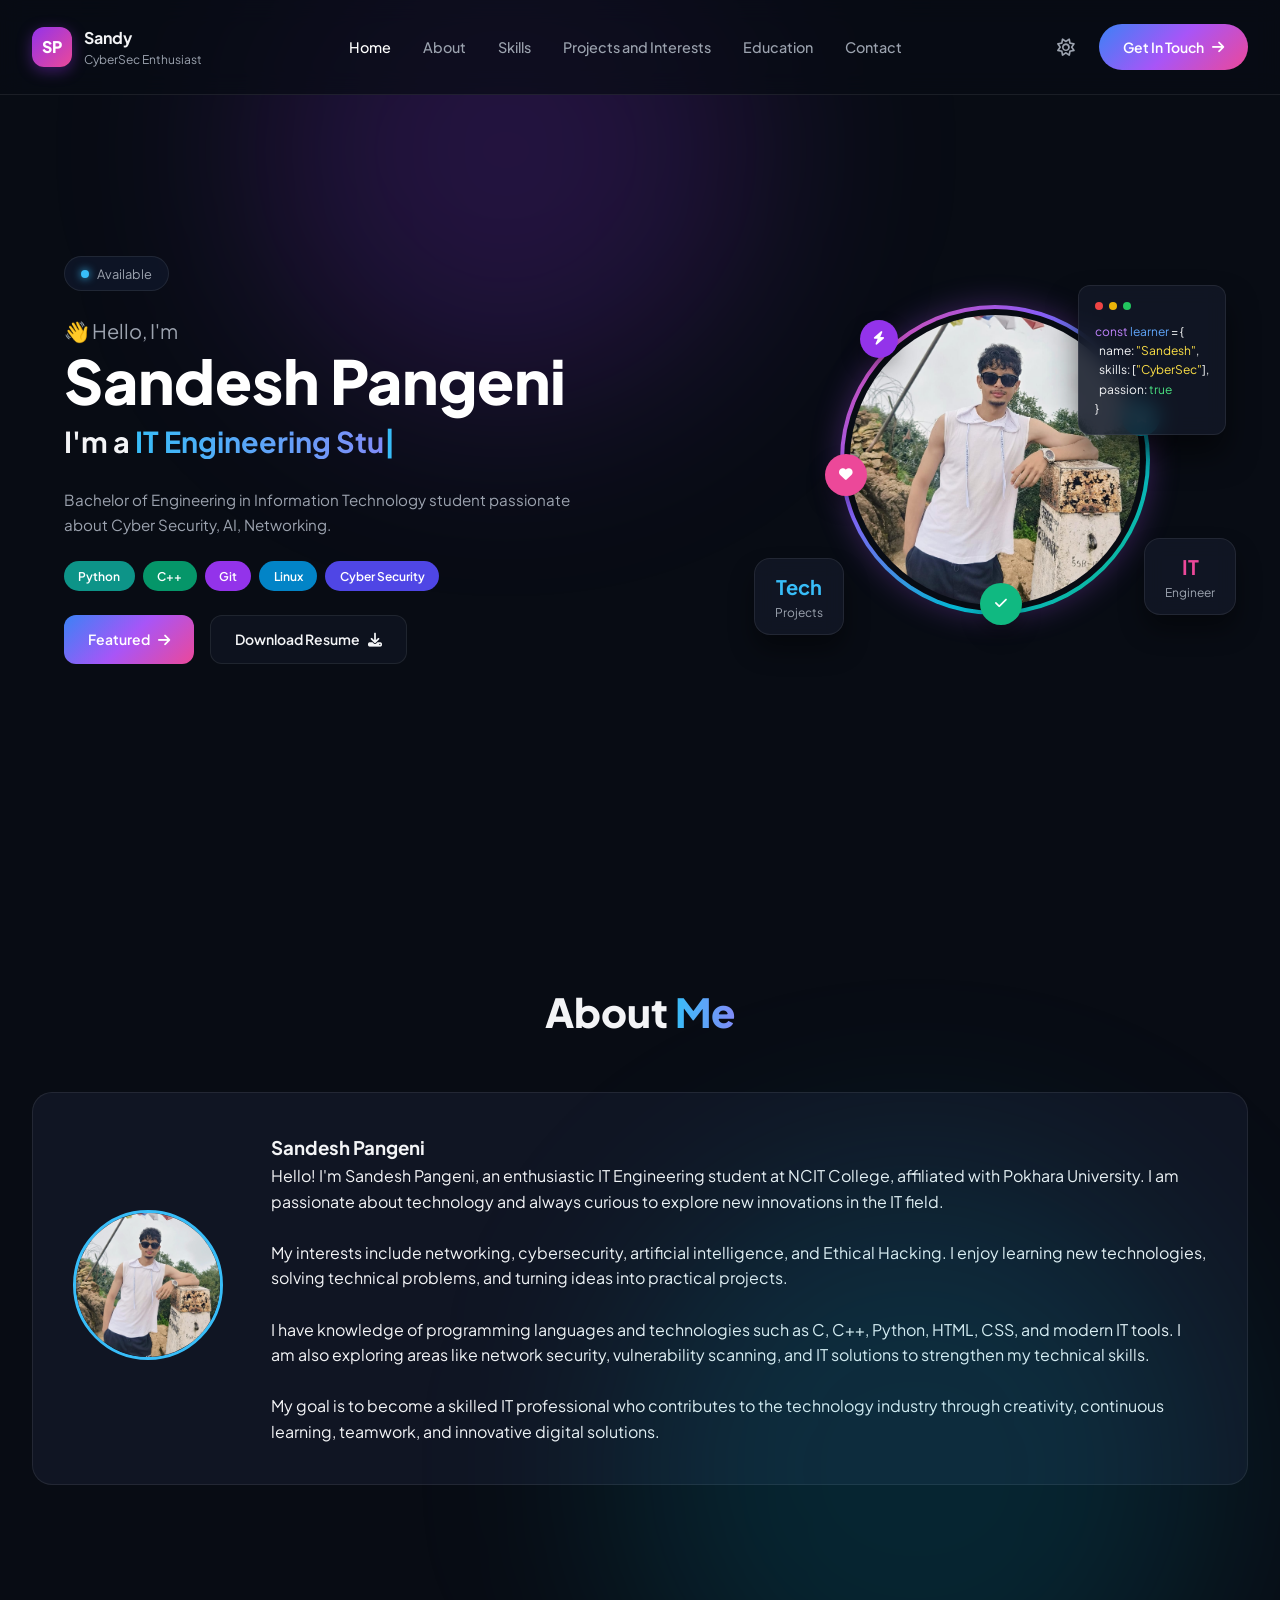
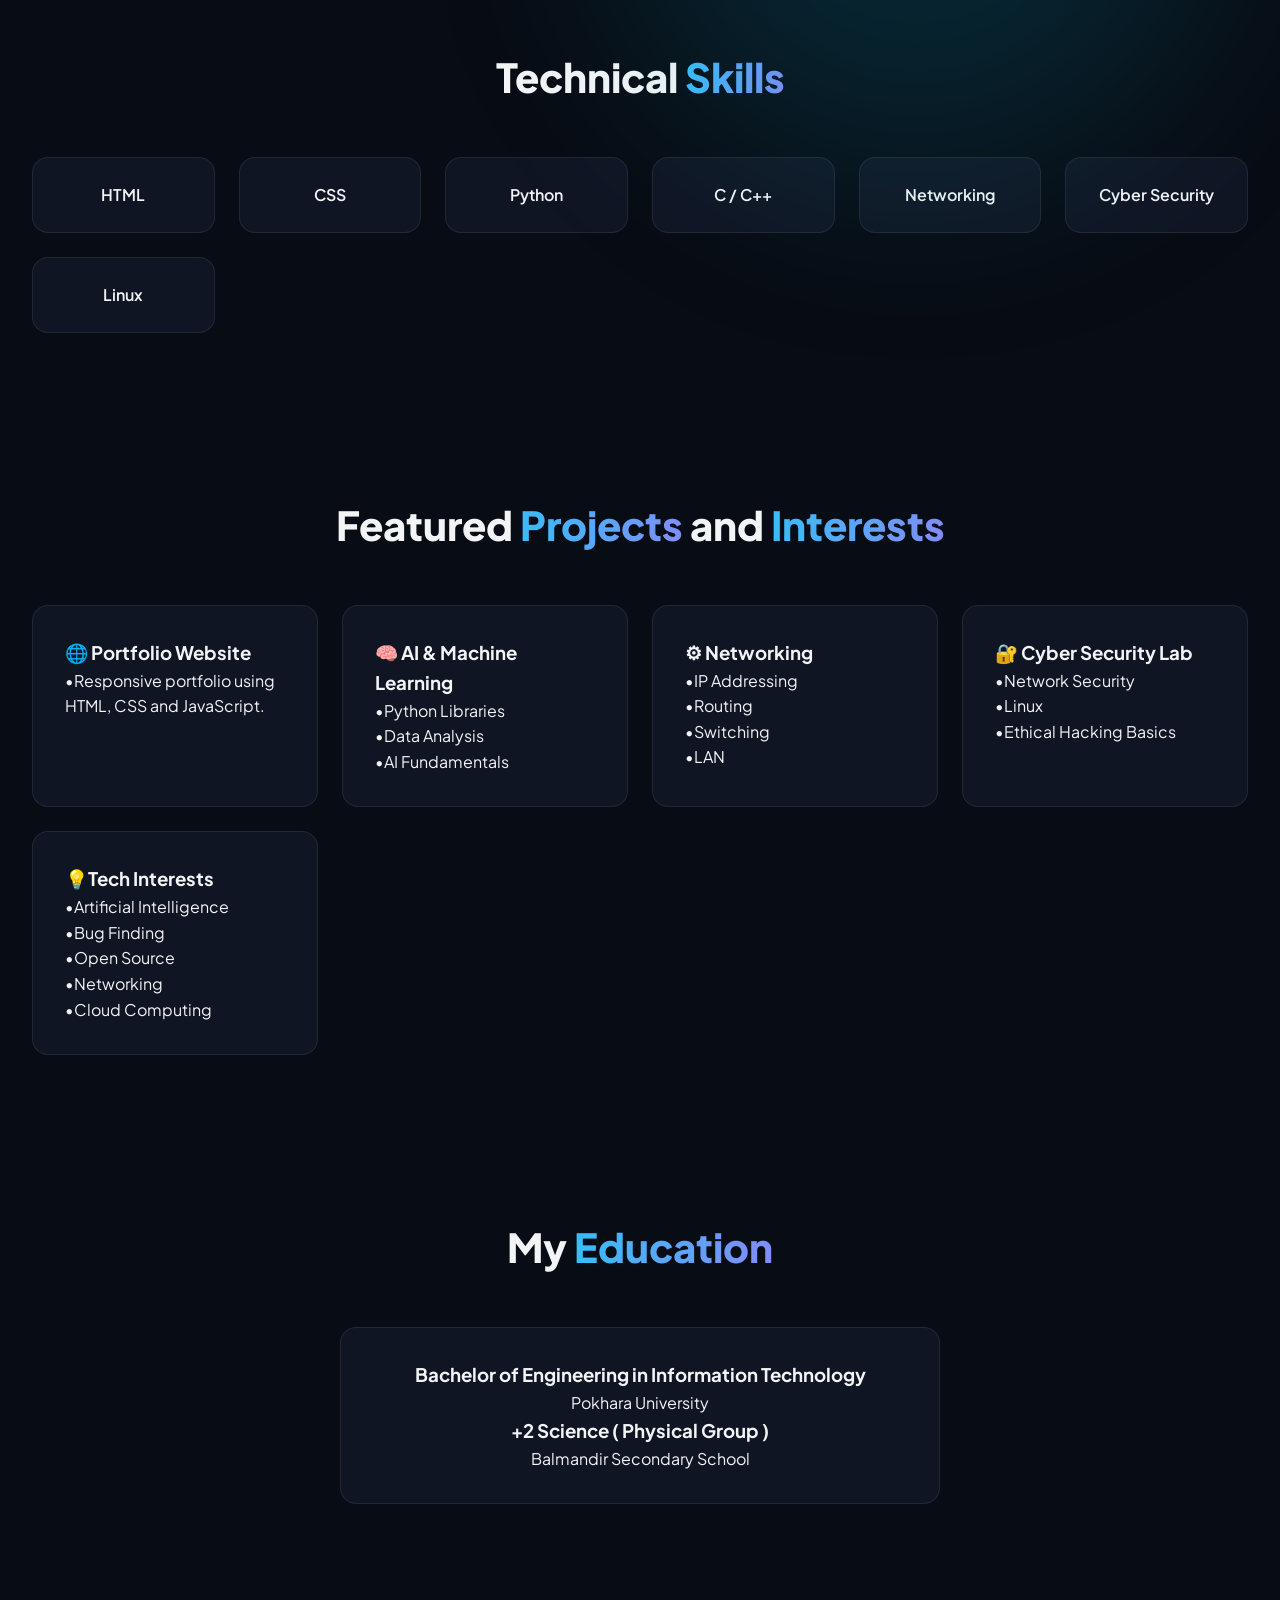
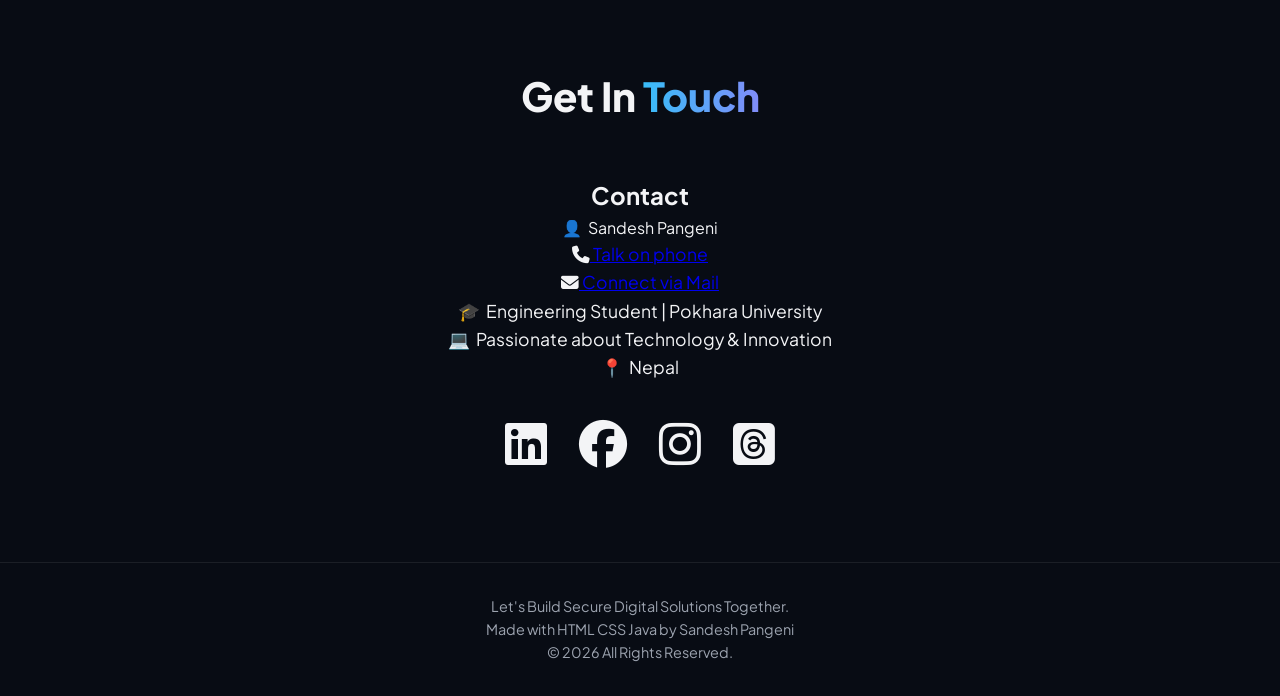
<file: index.html>
<!DOCTYPE html>
<html lang="en">
<head>
  <meta charset="UTF-8">
  <meta name="viewport" content="width=device-width, initial-scale=1.0">
  <title>Sandesh Pangeni | Portfolio</title>
  
  <link rel="preconnect" href="https://fonts.googleapis.com">
  <link rel="preconnect" href="https://fonts.gstatic.com" crossorigin>
  <link href="https://fonts.googleapis.com/css2?family=Fira+Code:wght@400;500&family=Plus+Jakarta+Sans:wght@400;500;600;700;800&display=swap" rel="stylesheet">
  <link rel="stylesheet" href="https://cdnjs.cloudflare.com/ajax/libs/font-awesome/6.7.2/css/all.min.css">
  
  <link rel="stylesheet" href="style.css">
</head>
<body>

  <div class="bg-glow glow-purple"></div>
  <div class="bg-glow glow-blue"></div>

  <header class="navbar">
    <div class="logo-container">
      <div class="logo-box">SP</div>
      <div class="logo-text">
        <span class="logo-title">Sandy</span>
        <span class="logo-subtitle">CyberSec Enthusiast</span>
      </div>
    </div>

    <nav class="nav-links">
      <a href="#home" class="active">Home</a>
      <a href="#about">About</a>
      <a href="#skills">Skills</a>
      <a href="#projects">Projects and Interests</a>
      <a href="#education">Education</a>
      <a href="#contact">Contact</a>
    </nav>

    <div class="nav-actions">
      <button class="theme-toggle" id="themeToggle" aria-label="Toggle Theme">
        <i class="fa-regular fa-sun"></i>
      </button>
      <a href="#contact" class="btn btn-primary btn-pill">
        Get In Touch <i class="fa-solid fa-arrow-right"></i>
      </a>
    </div>
  </header>


  <section id="home" class="hero">
    <div class="hero-container">
      
    
      <div class="hero-left">
        <div class="status-badge">
          <span class="pulse-dot"></span>
          Available
        </div>

        <div class="hero-titles">
          <p class="greeting">👋 Hello, I'm</p>
          <h1 class="main-name">Sandesh <span>Pangeni</span></h1>
          <h2 class="role-title">
            I'm a <span class="gradient-text"><span id="typing"></span></span><span class="cursor">|</span>
          </h2>
        </div>

        <p class="hero-description">
          Bachelor of Engineering in Information Technology student passionate
          about Cyber Security, AI, Networking.
        </p>

      
        <div class="tech-stack">
          <span class="tag-pill tag-teal">Python</span>
          <span class="tag-pill tag-emerald">C++</span>
          <span class="tag-pill tag-purple">Git</span>
          <span class="tag-pill tag-sky">Linux</span>
          <span class="tag-pill tag-indigo">Cyber Security</span>
        </div>

        
        <div class="hero-buttons">
          <a href="#projects" class="btn btn-primary">
            Featured <i class="fa-solid fa-arrow-right"></i>
          </a>
          <a href="assets/latestresume.png" class="btn btn-secondary" download>
            Download Resume<i class="fa-solid fa-download"></i>
          </a>
        </div>
      </div>

  
      <div class="hero-right">
        
    
        <div class="code-card">
          <div class="window-dots">
            <span class="dot red"></span>
            <span class="dot yellow"></span>
            <span class="dot green"></span>
          </div>
          <pre><code><span class="keyword">const</span> <span class="variable">learner</span> = {
  name: <span class="string">"Sandesh"</span>,
  skills: [<span class="string">"CyberSec"</span>],
  passion: <span class="boolean">true</span>
}</code></pre>
        </div>

      
        <div class="profile-box">
          <div class="profile-ring">
            <div class="profile-inner">
              <img src="images/webpp.jpeg" alt="Sandesh Pangeni">
            </div>
          </div>

      
          <div class="floating-badge badge-zap">
            <i class="fa-solid fa-bolt"></i>
          </div>
          <div class="floating-badge badge-heart">
            <i class="fa-solid fa-heart"></i>
          </div>
          <div class="floating-badge badge-star">
            <i class="fa-solid fa-star"></i>
          </div>
          <div class="floating-badge badge-check">
            <i class="fa-solid fa-check"></i>
          </div>
        </div>

      
        <div class="stat-card stat-projects">
          <h3>Tech</h3>
          <p>Projects</p>
        </div>

        <div class="stat-card stat-years">
          <h3>IT</h3>
          <p>Engineer</p>
        </div>

      </div>
    </div>
  </section>

  
  <section id="about">
    <h2 class="section-title">About <span>Me</span></h2>
    <div class="about-container">
      <div class="about-image">
        <img src="images/webpp.jpeg" alt="Profile">
      </div>
      <div class="about-content">
        <h3>Sandesh Pangeni</h3>
        <p> Hello! I'm Sandesh Pangeni, an enthusiastic IT Engineering student at NCIT College, affiliated with Pokhara University. I am passionate about technology and always curious to explore new innovations in the IT field.</p>

<p><br>My interests include networking, cybersecurity, artificial intelligence, and Ethical Hacking. I enjoy learning new technologies, solving technical problems, and turning ideas into practical projects.</p>

<p><br>I have knowledge of programming languages and technologies such as C, C++, Python, HTML, CSS, and modern IT tools. I am also exploring areas like network security, vulnerability scanning, and IT solutions to strengthen my technical skills.</p>

<p><br>My goal is to become a skilled IT professional who contributes to the technology industry through creativity, continuous learning, teamwork, and innovative digital solutions.</p>
      </div>
    </div>
  </section>


  <section id="skills">
    <h2 class="section-title">Technical <span>Skills</span></h2>
    <div class="skills-container">
      <div class="skill-card">HTML</div>
      <div class="skill-card">CSS</div>
      <div class="skill-card">Python</div>
      <div class="skill-card">C / C++</div>
      <div class="skill-card">Networking</div>
      <div class="skill-card">Cyber Security</div>
      <div class="skill-card">Linux</div>
    </div>
  </section>

  <section id="projects">
    <h2 class="section-title">Featured <span>Projects </span>and <span>Interests</span></h2>
    <div class="projects">
      <div class="project">
        <h3>🌐 Portfolio Website</h3>
        <p>•Responsive portfolio using HTML, CSS and JavaScript.</p>
      </div>
        <div class="project">
        <h3>🧠 AI & Machine Learning</h3>
        <p>•Python Libraries</p>
          <p>•Data Analysis</p>
          <p>•AI Fundamentals</p>
      </div>
      <div class="project">
        <h3>⚙ Networking</h3>
        <p>•IP Addressing</p>
        <p>•Routing</p>
        <p>•Switching</p>
        <p>•LAN</p>
      </div>
      <div class="project">
        <h3>🔐 Cyber Security Lab</h3>
        <p>•Network Security</p>
        <p>•Linux</p>
        <p>•Ethical Hacking Basics</p>
    </div>
      <div class="project">
        <h3>💡Tech Interests</h3>
        <p>•Artificial Intelligence</p>
        <p>•Bug Finding</p>
        <p>•Open Source</p>
        <p>•Networking</p>
        <p>•Cloud Computing</p>
      </div>
  </section>

  <section id="education">
    <h2 class="section-title">My <span>Education</span></h2>
    <div class="education-card">
      <h3>Bachelor of Engineering in Information Technology</h3>
      <p>Pokhara University</p>
      <p></p>
      <h3>+2 Science ( Physical Group )</h3>
      <p>Balmandir Secondary School</p>
    </div>
  </section>


  <section id="contact">
    <h2 class="section-title">Get In <span>Touch</span></h2>
    <h2 class="title">Contact</h2>
    <p>👤 &nbsp;Sandesh Pangeni</p>
    
    <div class="contact-info">
      <p><i class="fa-solid fa-phone"></i><a href="tel:9826693822">&nbsp;Talk on phone</a></p>
      <p><i class="fa-solid fa-envelope"></i><a href="mailto:pangenisandesh001@gmail.com">&nbsp;Connect via Mail</a></p>
      <p>🎓 &nbsp;Engineering Student | Pokhara University</p>
    <p>💻 &nbsp;Passionate about Technology & Innovation</p>
    <p>📍 &nbsp;Nepal</p>
    </div>
    <div class="social-icons">
      <a href="https://www.linkedin.com/in/sandesh-pangeni-a30594372/" target="_blank"><i class="fa-brands fa-linkedin"></i></a>
      <a href="https://www.facebook.com/sandeshpangeni001" target="_blank"><i class="fa-brands fa-facebook"></i></a>
      <a href="https://www.instagram.com/sandeshpageni__/" target="_blank"><i class="fa-brands fa-instagram"></i></a>
      <a href="https://www.threads.com/@sandeshpageni__?hl=en" target="_blank"><i class="fa-brands fa-square-threads"></i></a>
    </div>
  </section>

  <footer>
    <p>Let's Build Secure Digital Solutions Together.<br>

      Made with HTML CSS Java by Sandesh Pangeni<br>

      © 2026 All Rights Reserved.</p>
  </footer>

  <script src="script.js"></script>
</body>
</html>
</file>
<file: style.css>
:root {
  --bg-color: #080c14;
  --card-bg: rgba(18, 24, 38, 0.85);
  --text-primary: #f3f4f6;
  --text-secondary: #9ca3af;
  --border-color: rgba(255, 255, 255, 0.08);
  
  --gradient-main: linear-gradient(135deg, #3b82f6 0%, #a855f7 50%, #ec4899 100%);
  --gradient-text: linear-gradient(90deg, #38bdf8, #818cf8);
  --avatar-gradient: linear-gradient(135deg, #ec4899, #8b5cf6, #06b6d4, #10b981);
}

* {
  margin: 0;
  padding: 0;
  box-sizing: border-box;
  font-family: 'Plus Jakarta Sans', sans-serif;
}

html {
  scroll-behavior: smooth;
}

body {
  background-color: var(--bg-color);
  color: var(--text-primary);
  min-height: 100vh;
  position: relative;
  overflow-x: hidden;
  line-height: 1.6;
}

.bg-glow {
  position: absolute;
  border-radius: 50%;
  filter: blur(100px);
  pointer-events: none;
  z-index: 0;
}

.glow-purple {
  top: -100px;
  left: 20%;
  width: 500px;
  height: 500px;
  background: rgba(147, 51, 234, 0.2);
}

.glow-blue {
  top: 30%;
  right: 5%;
  width: 600px;
  height: 600px;
  background: rgba(6, 182, 212, 0.15);
}

.navbar {
  max-width: 1280px;
  width: 100%;
  margin: 0 auto;
  padding: 1.5rem 2rem;
  display: flex;
  justify-content: space-between;
  align-items: center;
  position: fixed;
  top: 0;
  left: 50%;
  transform: translateX(-50%);
  z-index: 1000;
  background: rgba(8, 12, 20, 0.7);
  backdrop-filter: blur(12px);
  border-bottom: 1px solid var(--border-color);
}

.logo-container {
  display: flex;
  align-items: center;
  gap: 0.75rem;
}

.logo-box {
  width: 40px;
  height: 40px;
  border-radius: 12px;
  background: linear-gradient(135deg, #9333ea, #ec4899);
  display: flex;
  align-items: center;
  justify-content: center;
  font-weight: 800;
  color: #fff;
  box-shadow: 0 4px 15px rgba(147, 51, 234, 0.4);
}

.logo-text {
  display: flex;
  flex-direction: column;
}

.logo-title {
  font-weight: 700;
  font-size: 1rem;
}

.logo-subtitle {
  font-size: 0.75rem;
  color: var(--text-secondary);
}

.nav-links {
  display: flex;
  gap: 2rem;
}

.nav-links a {
  color: var(--text-secondary);
  text-decoration: none;
  font-size: 0.9rem;
  font-weight: 500;
  transition: color 0.3s ease;
}

.nav-links a:hover,
.nav-links a.active {
  color: #fff;
}

.nav-actions {
  display: flex;
  align-items: center;
  gap: 1rem;
}

.theme-toggle {
  background: transparent;
  border: none;
  color: var(--text-secondary);
  font-size: 1.1rem;
  cursor: pointer;
  padding: 0.5rem;
  transition: color 0.3s;
}

.theme-toggle:hover {
  color: #fff;
}

.btn {
  padding: 0.75rem 1.5rem;
  border-radius: 12px;
  font-size: 0.875rem;
  font-weight: 600;
  text-decoration: none;
  display: inline-flex;
  align-items: center;
  gap: 0.5rem;
  transition: all 0.3s ease;
  cursor: pointer;
}

.btn-pill {
  border-radius: 50px;
}

.btn-primary {
  background: var(--gradient-main);
  color: #fff;
  border: none;
}

.btn-primary:hover {
  opacity: 0.95;
  box-shadow: 0 0 20px rgba(168, 85, 247, 0.4);
}

.btn-secondary {
  background: rgba(18, 24, 38, 0.6);
  border: 1px solid var(--border-color);
  color: var(--text-primary);
}

.btn-secondary:hover {
  background: rgba(30, 41, 59, 0.8);
}

.hero {
  min-height: 100vh;
  padding-top: 100px;
  display: flex;
  align-items: center;
}

.hero-container {
  max-width: 1280px;
  width: 100%;
  margin: auto;
  padding: 3rem 2rem;
  display: grid;
  grid-template-columns: 1.2fr 0.8fr;
  gap: 3rem;
  align-items: center;
  position: relative;
  z-index: 10;
}

.hero-left {
  display: flex;
  flex-direction: column;
  gap: 1.5rem;
}

.status-badge {
  display: inline-flex;
  align-items: center;
  gap: 0.5rem;
  padding: 0.4rem 1rem;
  background: rgba(15, 23, 42, 0.8);
  border: 1px solid var(--border-color);
  border-radius: 50px;
  font-size: 0.8rem;
  color: var(--text-secondary);
  width: fit-content;
}

.pulse-dot {
  width: 8px;
  height: 8px;
  background-color: #38bdf8;
  border-radius: 50%;
  box-shadow: 0 0 8px #38bdf8;
}

.greeting {
  color: var(--text-secondary);
  font-size: 1.25rem;
}

.main-name {
  font-size: 3.8rem;
  font-weight: 800;
  line-height: 1.1;
  color: #fff;
}

.main-name span {
  color: #fff;
}

.role-title {
  font-size: 1.8rem;
  font-weight: 700;
  margin-top: 0.25rem;
}

.gradient-text {
  background: var(--gradient-text);
  -webkit-background-clip: text;
  -webkit-text-fill-color: transparent;
}

.cursor {
  color: #38bdf8;
  animation: blink 1s infinite;
}

.hero-description {
  color: var(--text-secondary);
  max-width: 540px;
  font-size: 0.95rem;
}

.tech-stack {
  display: flex;
  flex-wrap: wrap;
  gap: 0.5rem;
}

.tag-pill {
  padding: 0.35rem 0.9rem;
  border-radius: 50px;
  font-size: 0.75rem;
  font-weight: 600;
  color: #fff;
}

.tag-blue { background: #0284c7; }
.tag-pink { background: #c026d3; }
.tag-amber { background: #d97706; }
.tag-teal { background: #0d9488; }
.tag-emerald { background: #059669; }
.tag-purple { background: #9333ea; }
.tag-sky { background: #0284c7; }
.tag-indigo { background: #4f46e5; }

.hero-buttons {
  display: flex;
  gap: 1rem;
}

.hero-right {
  position: relative;
  display: flex;
  justify-content: center;
  align-items: center;
}

.code-card {
  position: absolute;
  top: -20px;
  right: -10px;
  background: var(--card-bg);
  border: 1px solid var(--border-color);
  border-radius: 12px;
  padding: 1rem;
  backdrop-filter: blur(10px);
  z-index: 20;
  font-family: 'Fira Code', monospace;
  font-size: 0.75rem;
  box-shadow: 0 20px 30px rgba(0, 0, 0, 0.5);
}

.window-dots {
  display: flex;
  gap: 6px;
  margin-bottom: 0.75rem;
}

.dot {
  width: 8px;
  height: 8px;
  border-radius: 50%;
}
.dot.red { background: #ef4444; }
.dot.yellow { background: #eab308; }
.dot.green { background: #22c55e; }

.keyword { color: #c084fc; }
.variable { color: #60a5fa; }
.string { color: #fde047; }
.boolean { color: #4ade80; }

.profile-box {
  position: relative;
  width: 310px;
  height: 310px;
}

.profile-ring {
  width: 100%;
  height: 100%;
  border-radius: 50%;
  background: var(--avatar-gradient);
  padding: 4px;
  box-shadow: 0 0 30px rgba(168, 85, 247, 0.3);
}

.profile-inner {
  width: 100%;
  height: 100%;
  border-radius: 50%;
  background: var(--bg-color);
  padding: 6px;
  overflow: hidden;
}

.profile-inner img {
  width: 100%;
  height: 100%;
  object-fit: cover;
  border-radius: 50%;
}

.floating-badge {
  position: absolute;
  width: 38px;
  height: 38px;
  border-radius: 50%;
  display: flex;
  align-items: center;
  justify-content: center;
  color: #fff;
  font-size: 0.85rem;
  box-shadow: 0 10px 20px rgba(0,0,0,0.3);
}

.badge-zap { top: 15px; left: 20px; background: #9333ea; }
.badge-heart { top: 48%; left: -15px; background: #ec4899; width: 42px; height: 42px; }
.badge-star { top: 30%; right: -10px; background: #06b6d4; }
.badge-check { bottom: -10px; left: 45%; background: #10b981; width: 42px; height: 42px; }


.stat-card {
  position: absolute;
  background: var(--card-bg);
  border: 1px solid var(--border-color);
  padding: 0.75rem 1.25rem;
  border-radius: 16px;
  text-align: center;
  backdrop-filter: blur(10px);
  box-shadow: 0 15px 25px rgba(0, 0, 0, 0.4);
}

.stat-card h3 { font-size: 1.25rem; font-weight: 700; }
.stat-card p { font-size: 0.75rem; color: var(--text-secondary); }

.stat-projects { bottom: -20px; left: -20px; }
.stat-projects h3 { color: #38bdf8; }

.stat-years { bottom: 0px; right: -20px; }
.stat-years h3 { color: #ec4899; }

section {
  padding: 5rem 2rem;
  max-width: 1280px;
  margin: 0 auto;
}

.section-title {
  text-align: center;
  font-size: 2.5rem;
  font-weight: 800;
  margin-bottom: 3rem;
}

.section-title span {
  background: var(--gradient-text);
  -webkit-background-clip: text;
  -webkit-text-fill-color: transparent;
}

.about-container {
  display: flex;
  align-items: center;
  gap: 3rem;
  background: var(--card-bg);
  border: 1px solid var(--border-color);
  padding: 2.5rem;
  border-radius: 20px;
}

.about-image img {
  width: 150px;
  height: 150px;
  border-radius: 50%;
  object-fit: cover;
  border: 3px solid #38bdf8;
}

.skills-container {
  display: grid;
  grid-template-columns: repeat(auto-fit, minmax(180px, 1fr));
  gap: 1.5rem;
}

.skill-card {
  background: var(--card-bg);
  border: 1px solid var(--border-color);
  padding: 1.5rem;
  border-radius: 16px;
  text-align: center;
  font-weight: 600;
  transition: transform 0.3s;
}

.skill-card:hover {
  transform: translateY(-5px);
  border-color: #38bdf8;
}

.projects {
  display: grid;
  grid-template-columns: repeat(auto-fit, minmax(280px, 1fr));
  gap: 1.5rem;
}

.project {
  background: var(--card-bg);
  border: 1px solid var(--border-color);
  padding: 2rem;
  border-radius: 16px;
  transition: transform 0.3s;
}

.project:hover {
  transform: translateY(-5px);
  border-color: #a855f7;
}

.education-card {
  background: var(--card-bg);
  border: 1px solid var(--border-color);
  padding: 2rem;
  border-radius: 16px;
  text-align: center;
  max-width: 600px;
  margin: 0 auto;
}

#contact {
  text-align: center;
}

.contact-info {
  margin-bottom: 1.5rem;
  font-size: 1.1rem;
}

.social-icons {
  display: flex;
  justify-content: center;
  gap: 2rem;
}

.social-icons a {
  font-size: 3rem;
  color: var(--text-primary);
  transition: all 0.3s ease;
}

.social-icons a:hover {
  color: #38bdf8;
  transform: scale(1.2);
}

footer {
  text-align: center;
  padding: 2rem;
  border-top: 1px solid var(--border-color);
  color: var(--text-secondary);
  font-size: 0.9rem;
}

@keyframes blink { 50% { opacity: 0; } }

@media (max-width: 992px) {
  .hero-container { grid-template-columns: 1fr; text-align: center; }
  .hero-left { align-items: center; }
  .nav-links, .code-card { display: none; }
  .about-container { flex-direction: column; text-align: center; }
}
</file>
